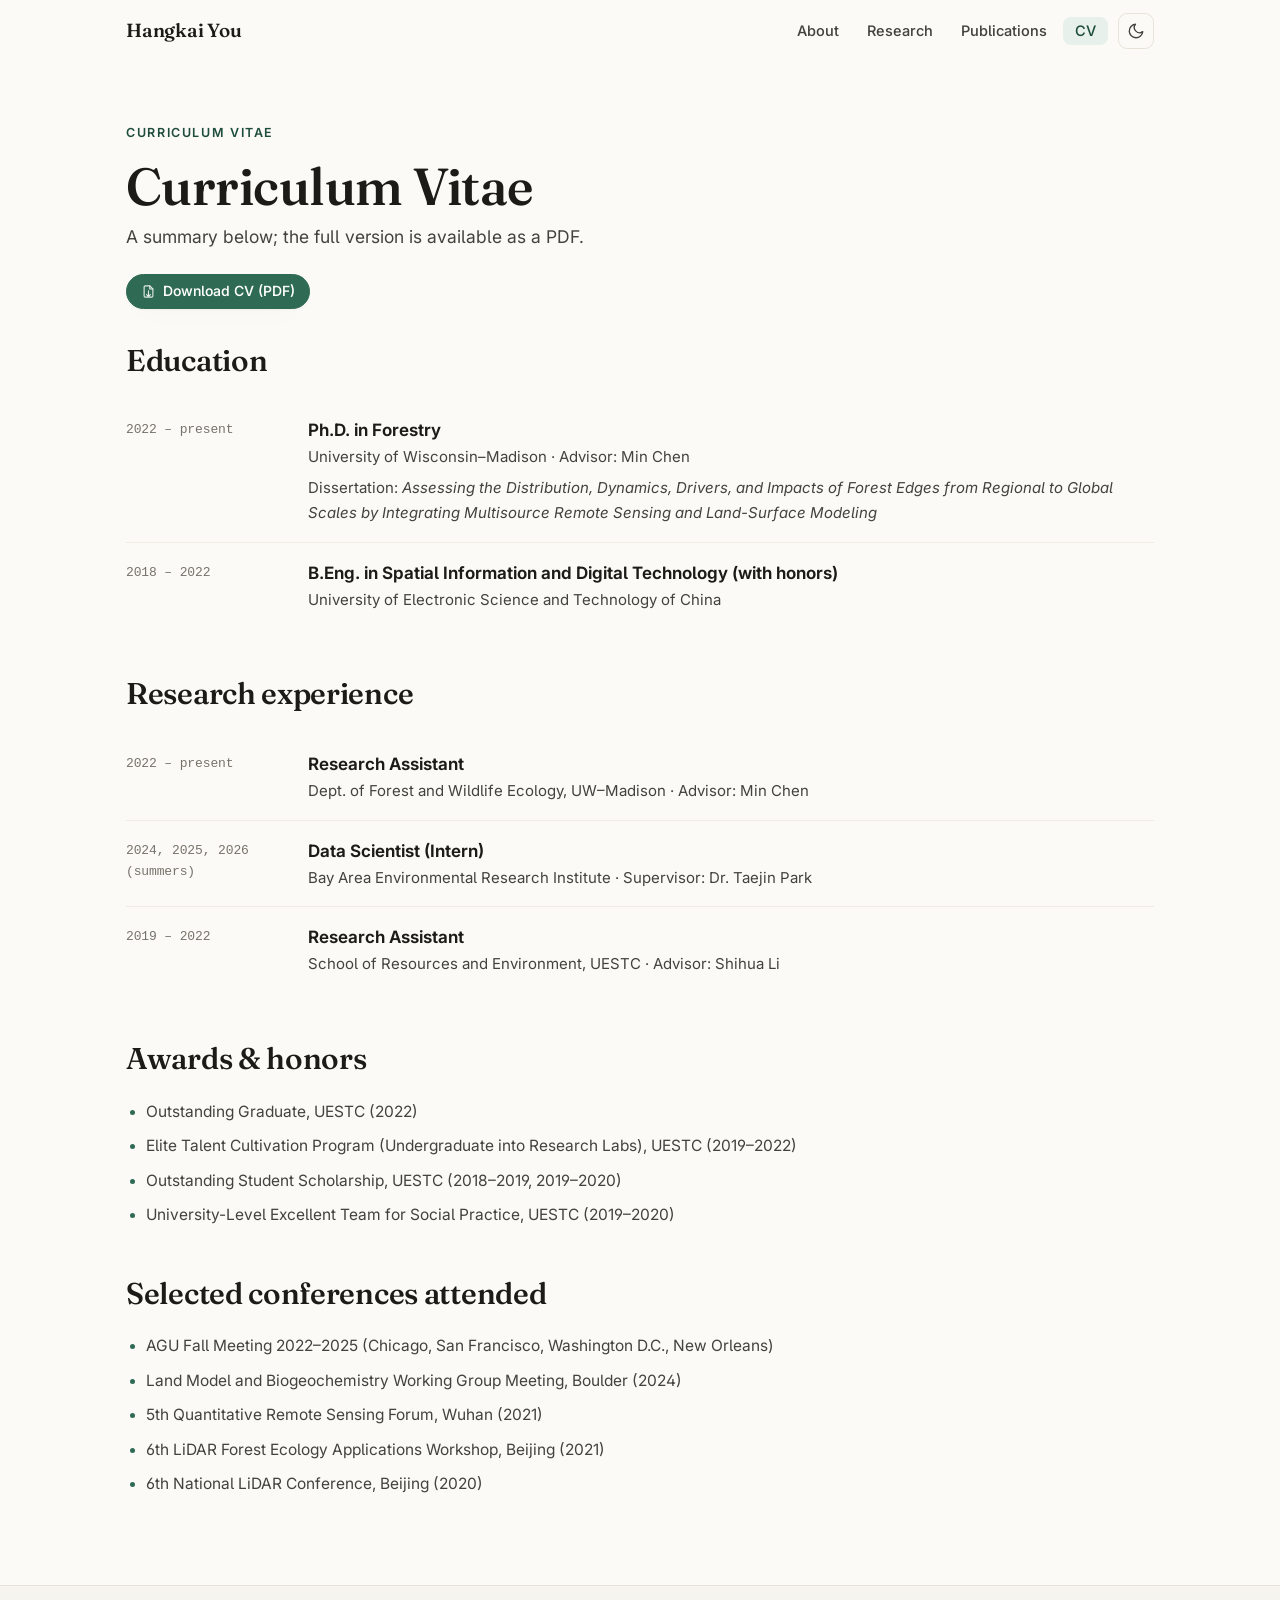
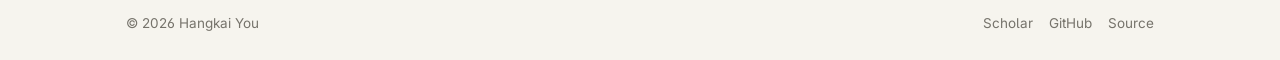
<file: cv.html>
<!doctype html>
<html lang="en" data-theme="light">
<head>
  <meta charset="utf-8">
  <meta name="viewport" content="width=device-width, initial-scale=1">
  <title>CV · Hangkai You</title>
  <meta name="description" content="Curriculum vitae of Hangkai You — PhD candidate in Forestry, University of Wisconsin–Madison.">
  <script>(function(){try{var t=localStorage.getItem('theme');if(!t)t=matchMedia('(prefers-color-scheme: dark)').matches?'dark':'light';document.documentElement.setAttribute('data-theme',t);}catch(e){}})();</script>
  <link rel="preconnect" href="https://fonts.googleapis.com">
  <link rel="preconnect" href="https://fonts.gstatic.com" crossorigin>
  <link href="https://fonts.googleapis.com/css2?family=Fraunces:ital,opsz,wght@0,9..144,400..600;1,9..144,400..560&family=Inter:wght@400..700&display=swap" rel="stylesheet">
  <link rel="stylesheet" href="/assets/css/main.css?v=3">
</head>
<body>

  <header class="site-header">
    <div class="wrap">
      <a class="brand" href="/">Hangkai You</a>
      <nav class="nav">
        <a href="/">About</a>
        <a href="/#research">Research</a>
        <a href="/publications.html">Publications</a>
        <a href="/cv.html" class="active">CV</a>
        <button class="theme-toggle" type="button" aria-label="Switch theme" title="Toggle light / dark">
          <svg class="icon-moon" viewBox="0 0 24 24" fill="none" stroke="currentColor" stroke-width="1.8" stroke-linecap="round" stroke-linejoin="round"><path d="M21 12.8A9 9 0 1 1 11.2 3a7 7 0 0 0 9.8 9.8z"/></svg>
          <svg class="icon-sun" viewBox="0 0 24 24" fill="none" stroke="currentColor" stroke-width="1.8" stroke-linecap="round" stroke-linejoin="round"><circle cx="12" cy="12" r="4.2"/><path d="M12 2v2.5M12 19.5V22M4.5 4.5l1.8 1.8M17.7 17.7l1.8 1.8M2 12h2.5M19.5 12H22M4.5 19.5l1.8-1.8M17.7 6.3l1.8-1.8"/></svg>
        </button>
      </nav>
    </div>
  </header>

  <main>
    <section class="hero" style="padding-bottom:18px">
      <div class="wrap">
        <p class="eyebrow reveal">Curriculum Vitae</p>
        <h1 class="reveal">Curriculum Vitae</h1>
        <p class="intro reveal">A summary below; the full version is available as a PDF.</p>
        <div class="linkrow reveal">
          <a class="btn btn--primary" href="/assets/files/Hangkai_You_CV.pdf">
            <svg viewBox="0 0 24 24" fill="none" stroke="currentColor" stroke-width="1.8" stroke-linecap="round" stroke-linejoin="round"><path d="M14 3H7a2 2 0 0 0-2 2v14a2 2 0 0 0 2 2h10a2 2 0 0 0 2-2V8z"/><path d="M14 3v5h5M9 17l3 3 3-3M12 11v9"/></svg>Download CV (PDF)</a>
        </div>
      </div>
    </section>

    <div class="wrap">

      <section class="section reveal">
        <div class="section-head"><h2>Education</h2></div>
        <ul class="timeline">
          <li class="entry">
            <div class="when">2022 – present</div>
            <div class="what"><strong>Ph.D. in Forestry</strong><span class="org">University of Wisconsin–Madison · Advisor: Min Chen</span><span class="org" style="margin-top:6px">Dissertation: <em>Assessing the Distribution, Dynamics, Drivers, and Impacts of Forest Edges from Regional to Global Scales by Integrating Multisource Remote Sensing and Land-Surface Modeling</em></span></div>
          </li>
          <li class="entry">
            <div class="when">2018 – 2022</div>
            <div class="what"><strong>B.Eng. in Spatial Information and Digital Technology (with honors)</strong><span class="org">University of Electronic Science and Technology of China</span></div>
          </li>
        </ul>
      </section>

      <section class="section reveal">
        <div class="section-head"><h2>Research experience</h2></div>
        <ul class="timeline">
          <li class="entry">
            <div class="when">2022 – present</div>
            <div class="what"><strong>Research Assistant</strong><span class="org">Dept. of Forest and Wildlife Ecology, UW–Madison · Advisor: Min Chen</span></div>
          </li>
          <li class="entry">
            <div class="when">2024, 2025, 2026 (summers)</div>
            <div class="what"><strong>Data Scientist (Intern)</strong><span class="org">Bay Area Environmental Research Institute · Supervisor: Dr. Taejin Park</span></div>
          </li>
          <li class="entry">
            <div class="when">2019 – 2022</div>
            <div class="what"><strong>Research Assistant</strong><span class="org">School of Resources and Environment, UESTC · Advisor: Shihua Li</span></div>
          </li>
        </ul>
      </section>

      <section class="section reveal">
        <div class="section-head"><h2>Awards &amp; honors</h2></div>
        <ul class="bullets">
          <li>Outstanding Graduate, UESTC (2022)</li>
          <li>Elite Talent Cultivation Program (Undergraduate into Research Labs), UESTC (2019–2022)</li>
          <li>Outstanding Student Scholarship, UESTC (2018–2019, 2019–2020)</li>
          <li>University-Level Excellent Team for Social Practice, UESTC (2019–2020)</li>
        </ul>
      </section>

      <section class="section reveal">
        <div class="section-head"><h2>Selected conferences attended</h2></div>
        <ul class="bullets">
          <li>AGU Fall Meeting 2022–2025 (Chicago, San Francisco, Washington D.C., New Orleans)</li>
          <li>Land Model and Biogeochemistry Working Group Meeting, Boulder (2024)</li>
          <li>5th Quantitative Remote Sensing Forum, Wuhan (2021)</li>
          <li>6th LiDAR Forest Ecology Applications Workshop, Beijing (2021)</li>
          <li>6th National LiDAR Conference, Beijing (2020)</li>
        </ul>
      </section>

    </div>
  </main>

  <footer class="site-footer">
    <div class="wrap">
      <div>© <span id="year">2026</span> Hangkai You</div>
      <div class="foot-links">
        <a href="https://scholar.google.com/citations?user=zOLpygsAAAAJ&amp;hl=en">Scholar</a>
        <a href="https://github.com/youhangkai">GitHub</a>
        <a href="https://github.com/youhangkai/youhangkai.github.io">Source</a>
      </div>
    </div>
  </footer>

  <script>document.getElementById('year').textContent=new Date().getFullYear();</script>
  <script src="/assets/js/main.js?v=3" defer></script>
</body>
</html>
</file>
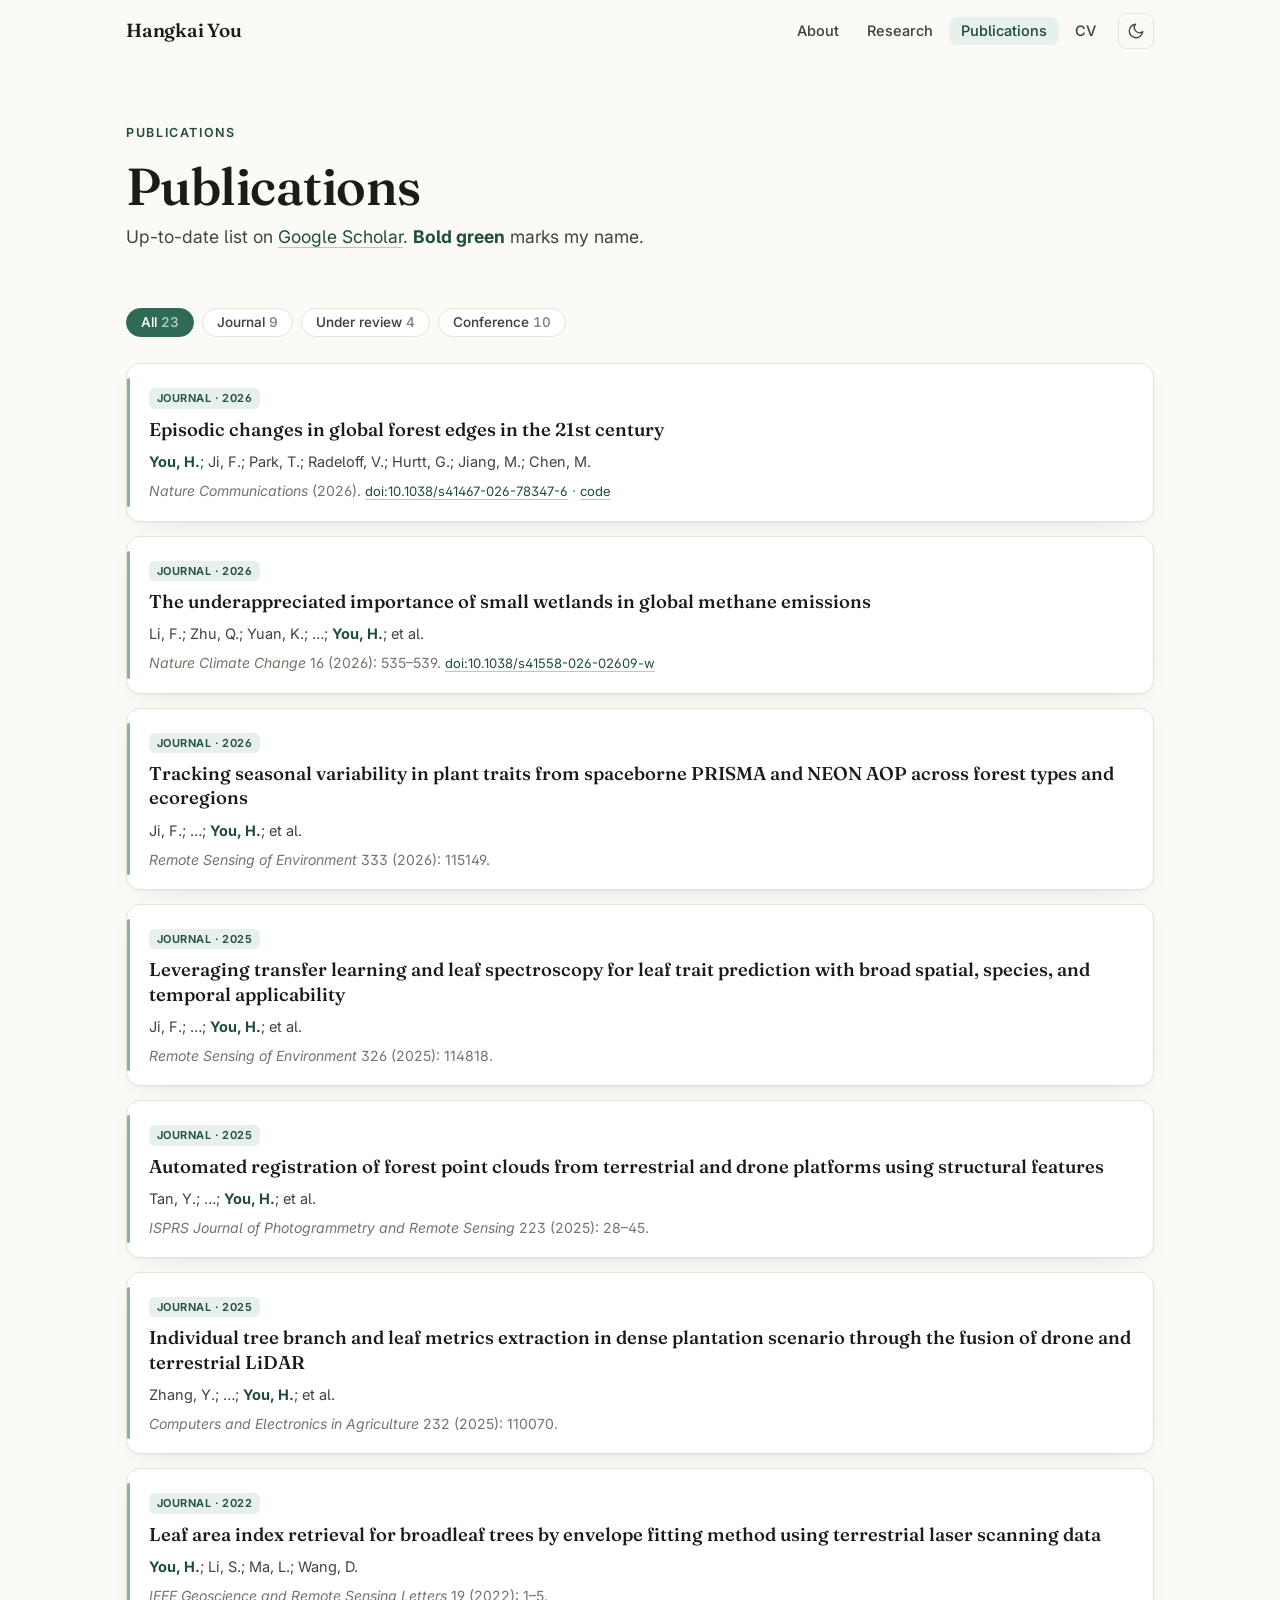
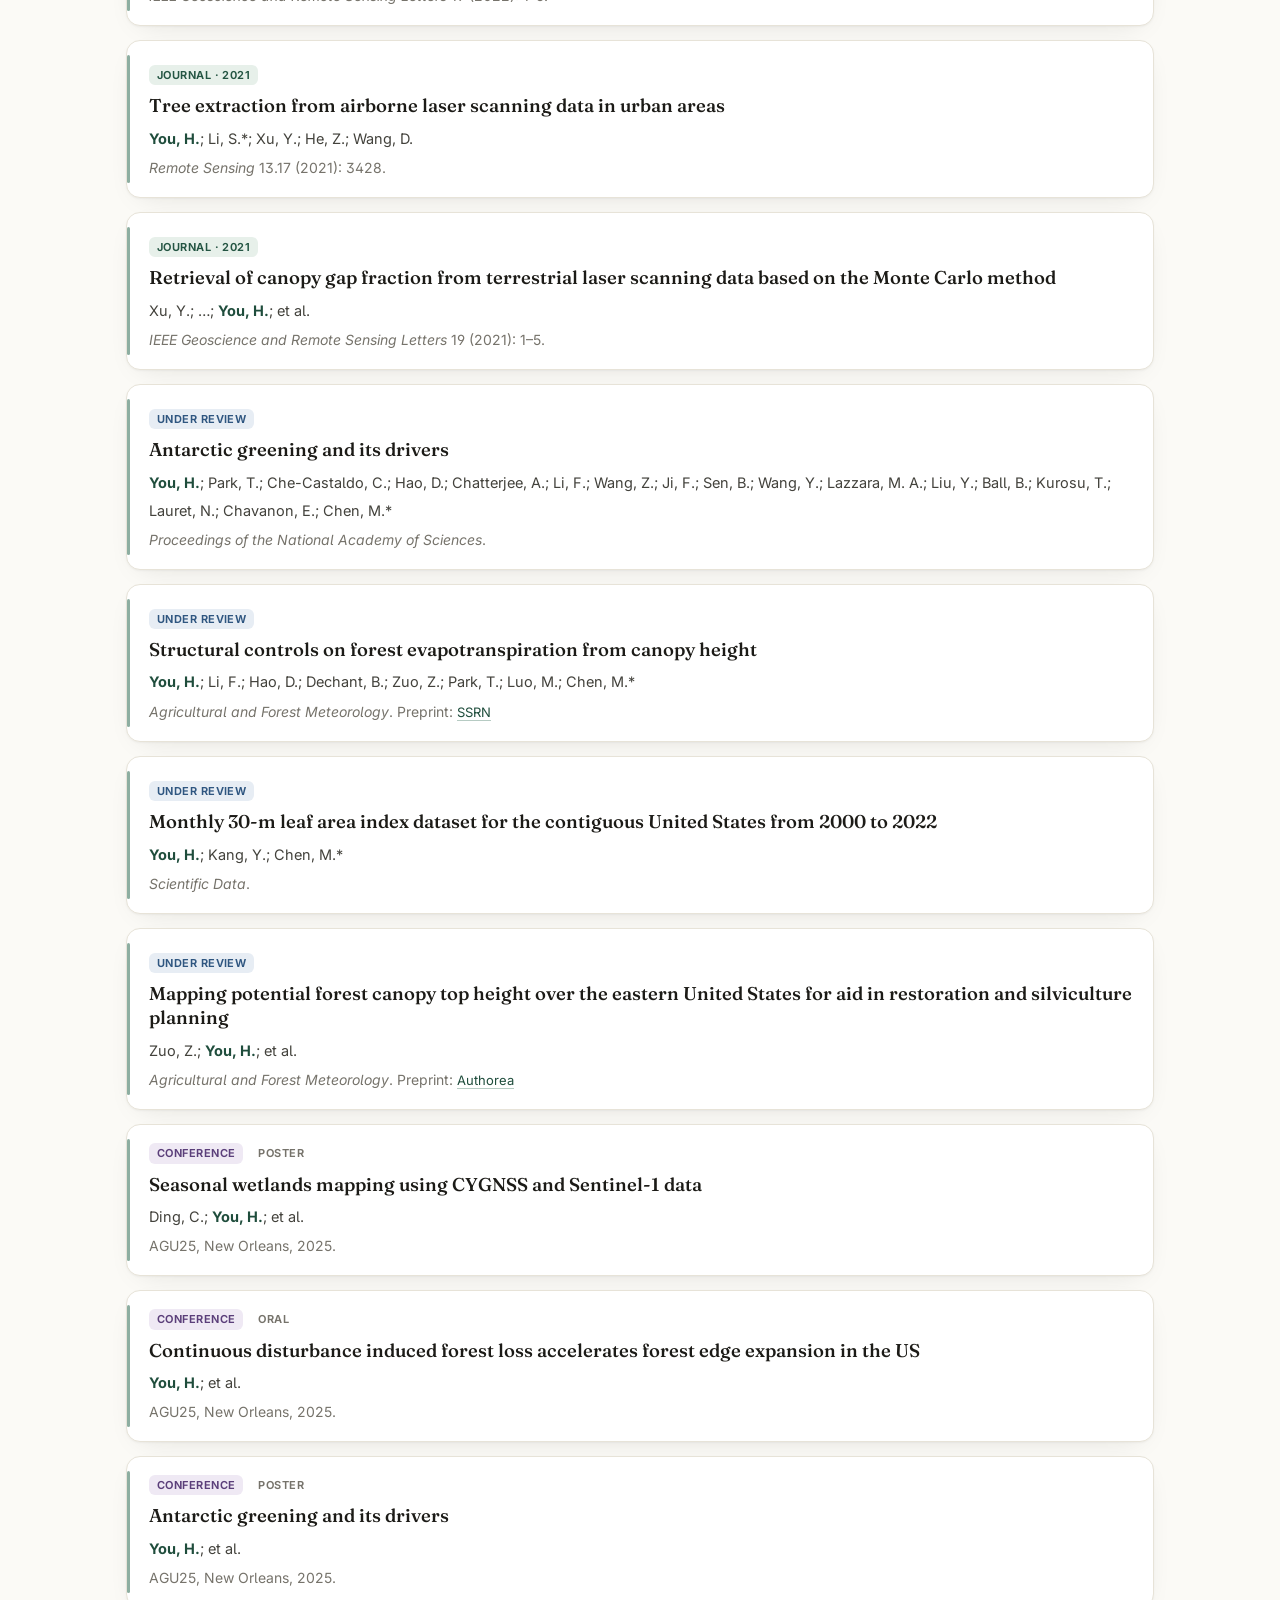
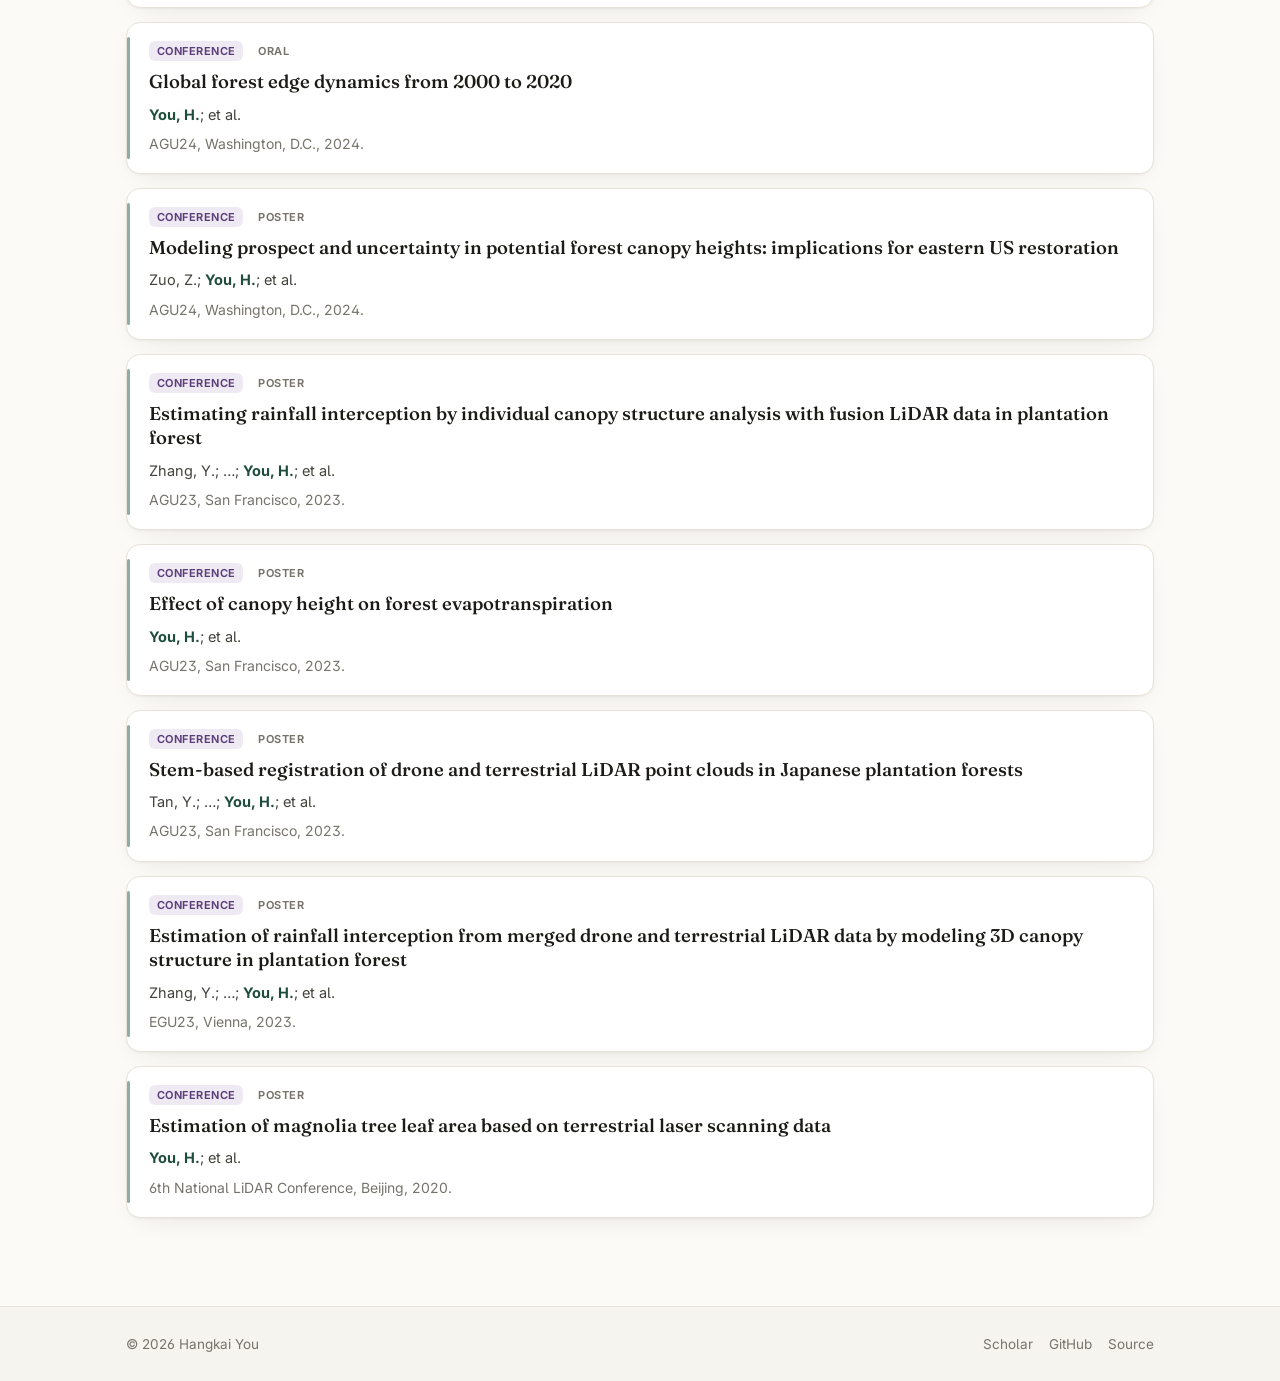
<file: publications.html>
<!doctype html>
<html lang="en" data-theme="light">
<head>
  <meta charset="utf-8">
  <meta name="viewport" content="width=device-width, initial-scale=1">
  <title>Publications · Hangkai You</title>
  <meta name="description" content="Publications by Hangkai You — forest structure, LiDAR, remote sensing, and land surface modeling.">
  <script>(function(){try{var t=localStorage.getItem('theme');if(!t)t=matchMedia('(prefers-color-scheme: dark)').matches?'dark':'light';document.documentElement.setAttribute('data-theme',t);}catch(e){}})();</script>
  <link rel="preconnect" href="https://fonts.googleapis.com">
  <link rel="preconnect" href="https://fonts.gstatic.com" crossorigin>
  <link href="https://fonts.googleapis.com/css2?family=Fraunces:ital,opsz,wght@0,9..144,400..600;1,9..144,400..560&family=Inter:wght@400..700&display=swap" rel="stylesheet">
  <link rel="stylesheet" href="/assets/css/main.css?v=3">
</head>
<body>

  <header class="site-header">
    <div class="wrap">
      <a class="brand" href="/">Hangkai You</a>
      <nav class="nav">
        <a href="/">About</a>
        <a href="/#research">Research</a>
        <a href="/publications.html" class="active">Publications</a>
        <a href="/cv.html">CV</a>
        <button class="theme-toggle" type="button" aria-label="Switch theme" title="Toggle light / dark">
          <svg class="icon-moon" viewBox="0 0 24 24" fill="none" stroke="currentColor" stroke-width="1.8" stroke-linecap="round" stroke-linejoin="round"><path d="M21 12.8A9 9 0 1 1 11.2 3a7 7 0 0 0 9.8 9.8z"/></svg>
          <svg class="icon-sun" viewBox="0 0 24 24" fill="none" stroke="currentColor" stroke-width="1.8" stroke-linecap="round" stroke-linejoin="round"><circle cx="12" cy="12" r="4.2"/><path d="M12 2v2.5M12 19.5V22M4.5 4.5l1.8 1.8M17.7 17.7l1.8 1.8M2 12h2.5M19.5 12H22M4.5 19.5l1.8-1.8M17.7 6.3l1.8-1.8"/></svg>
        </button>
      </nav>
    </div>
  </header>

  <main>
    <section class="hero" style="padding-bottom:18px">
      <div class="wrap">
        <p class="eyebrow reveal">Publications</p>
        <h1 class="reveal">Publications</h1>
        <p class="intro reveal">Up-to-date list on
          <a href="https://scholar.google.com/citations?user=zOLpygsAAAAJ&amp;hl=en">Google Scholar</a>.
          <span class="pub-you">Bold green</span> marks my name.</p>
      </div>
    </section>

    <div class="wrap">
      <section class="section reveal">
        <div class="filters" role="group" aria-label="Filter publications">
          <button class="filter" type="button" data-filter="all" aria-pressed="true">All <span class="count"></span></button>
          <button class="filter" type="button" data-filter="journal" aria-pressed="false">Journal <span class="count"></span></button>
          <button class="filter" type="button" data-filter="press" aria-pressed="false">In press <span class="count"></span></button>
          <button class="filter" type="button" data-filter="review" aria-pressed="false">Under review <span class="count"></span></button>
          <button class="filter" type="button" data-filter="conf" aria-pressed="false">Conference <span class="count"></span></button>
        </div>

        <ul class="pub-list">

          <li class="pub" data-type="journal">
            <span class="tag tag--journal">Journal · 2026</span>
            <span class="pub-title">Episodic changes in global forest edges in the 21st century</span>
            <span class="pub-authors"><span class="pub-you">You, H.</span>; Ji, F.; Park, T.; Radeloff, V.; Hurtt, G.; Jiang, M.; Chen, M.</span>
            <span class="pub-venue"><em>Nature Communications</em> (2026). <a href="https://doi.org/10.1038/s41467-026-78347-6">doi:10.1038/s41467-026-78347-6</a> · <a href="https://github.com/youhangkai/Global_forest_edge_dynamics">code</a></span>
          </li>
          <li class="pub" data-type="journal">
            <span class="tag tag--journal">Journal · 2026</span>
            <span class="pub-title">The underappreciated importance of small wetlands in global methane emissions</span>
            <span class="pub-authors">Li, F.; Zhu, Q.; Yuan, K.; …; <span class="pub-you">You, H.</span>; et al.</span>
            <span class="pub-venue"><em>Nature Climate Change</em> 16 (2026): 535–539. <a href="https://doi.org/10.1038/s41558-026-02609-w">doi:10.1038/s41558-026-02609-w</a></span>
          </li>
          <li class="pub" data-type="journal">
            <span class="tag tag--journal">Journal · 2026</span>
            <span class="pub-title">Tracking seasonal variability in plant traits from spaceborne PRISMA and NEON AOP across forest types and ecoregions</span>
            <span class="pub-authors">Ji, F.; …; <span class="pub-you">You, H.</span>; et al.</span>
            <span class="pub-venue"><em>Remote Sensing of Environment</em> 333 (2026): 115149.</span>
          </li>
          <li class="pub" data-type="journal">
            <span class="tag tag--journal">Journal · 2025</span>
            <span class="pub-title">Leveraging transfer learning and leaf spectroscopy for leaf trait prediction with broad spatial, species, and temporal applicability</span>
            <span class="pub-authors">Ji, F.; …; <span class="pub-you">You, H.</span>; et al.</span>
            <span class="pub-venue"><em>Remote Sensing of Environment</em> 326 (2025): 114818.</span>
          </li>
          <li class="pub" data-type="journal">
            <span class="tag tag--journal">Journal · 2025</span>
            <span class="pub-title">Automated registration of forest point clouds from terrestrial and drone platforms using structural features</span>
            <span class="pub-authors">Tan, Y.; …; <span class="pub-you">You, H.</span>; et al.</span>
            <span class="pub-venue"><em>ISPRS Journal of Photogrammetry and Remote Sensing</em> 223 (2025): 28–45.</span>
          </li>
          <li class="pub" data-type="journal">
            <span class="tag tag--journal">Journal · 2025</span>
            <span class="pub-title">Individual tree branch and leaf metrics extraction in dense plantation scenario through the fusion of drone and terrestrial LiDAR</span>
            <span class="pub-authors">Zhang, Y.; …; <span class="pub-you">You, H.</span>; et al.</span>
            <span class="pub-venue"><em>Computers and Electronics in Agriculture</em> 232 (2025): 110070.</span>
          </li>
          <li class="pub" data-type="journal">
            <span class="tag tag--journal">Journal · 2022</span>
            <span class="pub-title">Leaf area index retrieval for broadleaf trees by envelope fitting method using terrestrial laser scanning data</span>
            <span class="pub-authors"><span class="pub-you">You, H.</span>; Li, S.; Ma, L.; Wang, D.</span>
            <span class="pub-venue"><em>IEEE Geoscience and Remote Sensing Letters</em> 19 (2022): 1–5.</span>
          </li>
          <li class="pub" data-type="journal">
            <span class="tag tag--journal">Journal · 2021</span>
            <span class="pub-title">Tree extraction from airborne laser scanning data in urban areas</span>
            <span class="pub-authors"><span class="pub-you">You, H.</span>; Li, S.*; Xu, Y.; He, Z.; Wang, D.</span>
            <span class="pub-venue"><em>Remote Sensing</em> 13.17 (2021): 3428.</span>
          </li>
          <li class="pub" data-type="journal">
            <span class="tag tag--journal">Journal · 2021</span>
            <span class="pub-title">Retrieval of canopy gap fraction from terrestrial laser scanning data based on the Monte Carlo method</span>
            <span class="pub-authors">Xu, Y.; …; <span class="pub-you">You, H.</span>; et al.</span>
            <span class="pub-venue"><em>IEEE Geoscience and Remote Sensing Letters</em> 19 (2021): 1–5.</span>
          </li>

          <li class="pub" data-type="review">
            <span class="tag tag--review">Under review</span>
            <span class="pub-title">Antarctic greening and its drivers</span>
            <span class="pub-authors"><span class="pub-you">You, H.</span>; Park, T.; Che-Castaldo, C.; Hao, D.; Chatterjee, A.; Li, F.; Wang, Z.; Ji, F.; Sen, B.; Wang, Y.; Lazzara, M. A.; Liu, Y.; Ball, B.; Kurosu, T.; Lauret, N.; Chavanon, E.; Chen, M.*</span>
            <span class="pub-venue"><em>Proceedings of the National Academy of Sciences</em>.</span>
          </li>
          <li class="pub" data-type="review">
            <span class="tag tag--review">Under review</span>
            <span class="pub-title">Structural controls on forest evapotranspiration from canopy height</span>
            <span class="pub-authors"><span class="pub-you">You, H.</span>; Li, F.; Hao, D.; Dechant, B.; Zuo, Z.; Park, T.; Luo, M.; Chen, M.*</span>
            <span class="pub-venue"><em>Agricultural and Forest Meteorology</em>. Preprint: <a href="https://doi.org/10.2139/ssrn.7199398">SSRN</a></span>
          </li>
          <li class="pub" data-type="review">
            <span class="tag tag--review">Under review</span>
            <span class="pub-title">Monthly 30-m leaf area index dataset for the contiguous United States from 2000 to 2022</span>
            <span class="pub-authors"><span class="pub-you">You, H.</span>; Kang, Y.; Chen, M.*</span>
            <span class="pub-venue"><em>Scientific Data</em>.</span>
          </li>
          <li class="pub" data-type="review">
            <span class="tag tag--review">Under review</span>
            <span class="pub-title">Mapping potential forest canopy top height over the eastern United States for aid in restoration and silviculture planning</span>
            <span class="pub-authors">Zuo, Z.; <span class="pub-you">You, H.</span>; et al.</span>
            <span class="pub-venue"><em>Agricultural and Forest Meteorology</em>. Preprint: <a href="https://doi.org/10.22541/au.176281856.64381389/v2">Authorea</a></span>
          </li>

          <li class="pub" data-type="conf">
            <span class="tag-row"><span class="tag tag--conf">Conference</span><span class="tag tag--journal" style="background:transparent;color:var(--muted)">Poster</span></span>
            <span class="pub-title">Seasonal wetlands mapping using CYGNSS and Sentinel-1 data</span>
            <span class="pub-authors">Ding, C.; <span class="pub-you">You, H.</span>; et al.</span>
            <span class="pub-venue">AGU25, New Orleans, 2025.</span>
          </li>
          <li class="pub" data-type="conf">
            <span class="tag-row"><span class="tag tag--conf">Conference</span><span class="tag tag--journal" style="background:transparent;color:var(--muted)">Oral</span></span>
            <span class="pub-title">Continuous disturbance induced forest loss accelerates forest edge expansion in the US</span>
            <span class="pub-authors"><span class="pub-you">You, H.</span>; et al.</span>
            <span class="pub-venue">AGU25, New Orleans, 2025.</span>
          </li>
          <li class="pub" data-type="conf">
            <span class="tag-row"><span class="tag tag--conf">Conference</span><span class="tag tag--journal" style="background:transparent;color:var(--muted)">Poster</span></span>
            <span class="pub-title">Antarctic greening and its drivers</span>
            <span class="pub-authors"><span class="pub-you">You, H.</span>; et al.</span>
            <span class="pub-venue">AGU25, New Orleans, 2025.</span>
          </li>
          <li class="pub" data-type="conf">
            <span class="tag-row"><span class="tag tag--conf">Conference</span><span class="tag tag--journal" style="background:transparent;color:var(--muted)">Oral</span></span>
            <span class="pub-title">Global forest edge dynamics from 2000 to 2020</span>
            <span class="pub-authors"><span class="pub-you">You, H.</span>; et al.</span>
            <span class="pub-venue">AGU24, Washington, D.C., 2024.</span>
          </li>
          <li class="pub" data-type="conf">
            <span class="tag-row"><span class="tag tag--conf">Conference</span><span class="tag tag--journal" style="background:transparent;color:var(--muted)">Poster</span></span>
            <span class="pub-title">Modeling prospect and uncertainty in potential forest canopy heights: implications for eastern US restoration</span>
            <span class="pub-authors">Zuo, Z.; <span class="pub-you">You, H.</span>; et al.</span>
            <span class="pub-venue">AGU24, Washington, D.C., 2024.</span>
          </li>
          <li class="pub" data-type="conf">
            <span class="tag-row"><span class="tag tag--conf">Conference</span><span class="tag tag--journal" style="background:transparent;color:var(--muted)">Poster</span></span>
            <span class="pub-title">Estimating rainfall interception by individual canopy structure analysis with fusion LiDAR data in plantation forest</span>
            <span class="pub-authors">Zhang, Y.; …; <span class="pub-you">You, H.</span>; et al.</span>
            <span class="pub-venue">AGU23, San Francisco, 2023.</span>
          </li>
          <li class="pub" data-type="conf">
            <span class="tag-row"><span class="tag tag--conf">Conference</span><span class="tag tag--journal" style="background:transparent;color:var(--muted)">Poster</span></span>
            <span class="pub-title">Effect of canopy height on forest evapotranspiration</span>
            <span class="pub-authors"><span class="pub-you">You, H.</span>; et al.</span>
            <span class="pub-venue">AGU23, San Francisco, 2023.</span>
          </li>
          <li class="pub" data-type="conf">
            <span class="tag-row"><span class="tag tag--conf">Conference</span><span class="tag tag--journal" style="background:transparent;color:var(--muted)">Poster</span></span>
            <span class="pub-title">Stem-based registration of drone and terrestrial LiDAR point clouds in Japanese plantation forests</span>
            <span class="pub-authors">Tan, Y.; …; <span class="pub-you">You, H.</span>; et al.</span>
            <span class="pub-venue">AGU23, San Francisco, 2023.</span>
          </li>
          <li class="pub" data-type="conf">
            <span class="tag-row"><span class="tag tag--conf">Conference</span><span class="tag tag--journal" style="background:transparent;color:var(--muted)">Poster</span></span>
            <span class="pub-title">Estimation of rainfall interception from merged drone and terrestrial LiDAR data by modeling 3D canopy structure in plantation forest</span>
            <span class="pub-authors">Zhang, Y.; …; <span class="pub-you">You, H.</span>; et al.</span>
            <span class="pub-venue">EGU23, Vienna, 2023.</span>
          </li>
          <li class="pub" data-type="conf">
            <span class="tag-row"><span class="tag tag--conf">Conference</span><span class="tag tag--journal" style="background:transparent;color:var(--muted)">Poster</span></span>
            <span class="pub-title">Estimation of magnolia tree leaf area based on terrestrial laser scanning data</span>
            <span class="pub-authors"><span class="pub-you">You, H.</span>; et al.</span>
            <span class="pub-venue">6th National LiDAR Conference, Beijing, 2020.</span>
          </li>

        </ul>
        <p class="empty-note">No publications in this category.</p>
      </section>
    </div>
  </main>

  <footer class="site-footer">
    <div class="wrap">
      <div>© <span id="year">2026</span> Hangkai You</div>
      <div class="foot-links">
        <a href="https://scholar.google.com/citations?user=zOLpygsAAAAJ&amp;hl=en">Scholar</a>
        <a href="https://github.com/youhangkai">GitHub</a>
        <a href="https://github.com/youhangkai/youhangkai.github.io">Source</a>
      </div>
    </div>
  </footer>

  <script>document.getElementById('year').textContent=new Date().getFullYear();</script>
  <script src="/assets/js/main.js?v=3" defer></script>
</body>
</html>
</file>
<file: assets/css/main.css>
/* ==========================================================================
   Hangkai You — personal site
   Editorial layout: serif display (Fraunces) + sans UI/body (Inter),
   forest-green accent, light/dark themes, card-based content.
   ========================================================================== */

:root {
  color-scheme: light;

  /* palette — light */
  --bg:        #fbfaf6;
  --bg-grad:   #f2efe6;
  --surface:   #ffffff;
  --surface-2: #f6f4ee;
  --ink:       #1c1b17;
  --ink-soft:  #43423c;
  --muted:     #76736b;
  --rule:      #e7e3d8;
  --rule-soft: #efece3;

  --accent:        #2f6b54;   /* forest green */
  --accent-strong: #245543;
  --accent-tint:   #e7f0ea;
  --accent-ink:    #1f4d3c;

  /* venue tag hues */
  --tag-journal-bg: #e7f0ea;  --tag-journal-fg: #245543;
  --tag-press-bg:   #fbedd6;  --tag-press-fg:   #8a5a14;
  --tag-review-bg:  #e7edf4;  --tag-review-fg:  #2f5680;
  --tag-conf-bg:    #efe9f4;  --tag-conf-fg:    #5b3f7a;

  --maxw: 1080px;
  --readw: 720px;
  --radius: 14px;
  --radius-sm: 9px;
  --shadow: 0 1px 2px rgba(28,27,23,.04), 0 8px 28px -16px rgba(28,27,23,.18);
  --shadow-hover: 0 2px 4px rgba(28,27,23,.05), 0 18px 40px -20px rgba(28,27,23,.28);

  --font-display: "Fraunces", "Iowan Old Style", Georgia, "Times New Roman", serif;
  --font-sans: "Inter", -apple-system, BlinkMacSystemFont, "Segoe UI", Roboto, Helvetica, Arial, sans-serif;
  --font-mono: "SF Mono", ui-monospace, Menlo, Consolas, "Liberation Mono", monospace;

  --ease: cubic-bezier(.22, .61, .36, 1);
}

html[data-theme="dark"] {
  color-scheme: dark;
  --bg:        #101312;
  --bg-grad:   #161b18;
  --surface:   #181d1a;
  --surface-2: #1f251f;
  --ink:       #ecebe3;
  --ink-soft:  #c4c3b8;
  --muted:     #8f8f84;
  --rule:      #2a312c;
  --rule-soft: #232a25;

  --accent:        #6fc09c;
  --accent-strong: #8fd0b3;
  --accent-tint:   #1c2a24;
  --accent-ink:    #a7dcc4;

  --tag-journal-bg:#1c2a24; --tag-journal-fg:#8fd0b3;
  --tag-press-bg:  #2e2718; --tag-press-fg:  #e0b46b;
  --tag-review-bg: #1b2530; --tag-review-fg: #8fb6e0;
  --tag-conf-bg:   #261f30; --tag-conf-fg:   #bda3df;

  --shadow: 0 1px 2px rgba(0,0,0,.4), 0 10px 30px -18px rgba(0,0,0,.7);
  --shadow-hover: 0 2px 4px rgba(0,0,0,.5), 0 20px 44px -20px rgba(0,0,0,.8);
}

* { box-sizing: border-box; }

html, body { margin: 0; padding: 0; }

body {
  background: var(--bg);
  color: var(--ink);
  font-family: var(--font-sans);
  font-size: 17px;
  line-height: 1.65;
  -webkit-font-smoothing: antialiased;
  text-rendering: optimizeLegibility;
  font-feature-settings: "cv05" 1, "ss01" 1;
  transition: background-color .3s var(--ease), color .3s var(--ease);
}

a {
  color: var(--accent-ink);
  text-decoration: none;
  border-bottom: 1px solid color-mix(in srgb, var(--accent) 35%, transparent);
  transition: color .15s var(--ease), border-color .15s var(--ease);
}
a:hover { color: var(--accent-strong); border-bottom-color: var(--accent); }

::selection { background: color-mix(in srgb, var(--accent) 24%, transparent); }

/* ---- layout shells ---- */
.wrap     { max-width: var(--maxw); margin: 0 auto; padding: 0 26px; }
.section  { padding: 16px 0 8px; }
.section + .section { padding-top: 40px; }
.readable { max-width: var(--readw); }

/* ---- typography ---- */
h1, h2, h3 { font-family: var(--font-display); font-weight: 560; line-height: 1.18; color: var(--ink); letter-spacing: -0.01em; }
h1 { font-size: clamp(34px, 5vw, 52px); margin: 0 0 10px; font-optical-sizing: auto; }
h2 { font-size: clamp(24px, 3vw, 30px); margin: 0 0 18px; }
h3 { font-size: 18px; font-family: var(--font-sans); font-weight: 650; letter-spacing: -0.005em; margin: 0 0 6px; }
p  { margin: 0 0 16px; }

.eyebrow {
  font-family: var(--font-sans);
  font-size: 12.5px;
  font-weight: 600;
  letter-spacing: 0.13em;
  text-transform: uppercase;
  color: var(--accent-ink);
  margin: 0 0 14px;
}
.section-head { display: flex; align-items: baseline; justify-content: space-between; gap: 16px; flex-wrap: wrap; margin-bottom: 22px; }
.section-head h2 { margin: 0; }
.section-head .more { font-family: var(--font-sans); font-size: 14px; font-weight: 550; border: none; }
.lede { color: var(--ink-soft); font-size: 18px; }

/* ==========================================================================
   Header / nav
   ========================================================================== */
.site-header {
  position: sticky; top: 0; z-index: 50;
  background: color-mix(in srgb, var(--bg) 86%, transparent);
  backdrop-filter: saturate(1.4) blur(10px);
  -webkit-backdrop-filter: saturate(1.4) blur(10px);
  border-bottom: 1px solid transparent;
  transition: border-color .25s var(--ease), background-color .3s var(--ease);
}
.site-header.scrolled { border-bottom-color: var(--rule); }
.site-header .wrap { display: flex; align-items: center; justify-content: space-between; height: 62px; gap: 14px; }

.brand { font-family: var(--font-display); font-weight: 580; font-size: 19px; letter-spacing: -0.01em; color: var(--ink); border: none; }
.brand:hover { color: var(--accent-ink); }

.nav { display: flex; align-items: center; gap: 4px; }
.nav a {
  font-size: 14.5px; font-weight: 520; color: var(--ink-soft);
  padding: 7px 12px; border-radius: 8px; border: none; line-height: 1;
}
.nav a:hover { color: var(--ink); background: var(--surface-2); }
.nav a.active { color: var(--accent-ink); background: var(--accent-tint); }

.theme-toggle {
  margin-left: 6px;
  display: inline-flex; align-items: center; justify-content: center;
  width: 36px; height: 36px; border-radius: 9px;
  background: transparent; border: 1px solid var(--rule);
  color: var(--ink-soft); cursor: pointer;
  transition: background-color .2s var(--ease), color .2s var(--ease), border-color .2s var(--ease);
}
.theme-toggle:hover { color: var(--ink); border-color: var(--muted); background: var(--surface-2); }
.theme-toggle svg { width: 18px; height: 18px; }
.theme-toggle .icon-sun  { display: none; }
.theme-toggle .icon-moon { display: block; }
html[data-theme="dark"] .theme-toggle .icon-sun  { display: block; }
html[data-theme="dark"] .theme-toggle .icon-moon { display: none; }

/* ==========================================================================
   Hero
   ========================================================================== */
.hero {
  position: relative;
  padding: 60px 0 36px;
  overflow: hidden;
}
.hero::before {
  content: ""; position: absolute; inset: -40% -10% auto -10%; height: 80%;
  background:
    radial-gradient(60% 70% at 18% 0%, color-mix(in srgb, var(--accent) 16%, transparent), transparent 70%),
    radial-gradient(50% 60% at 92% 8%, color-mix(in srgb, var(--accent) 10%, transparent), transparent 70%);
  z-index: -1; pointer-events: none;
}
.hero-grid {
  display: grid; grid-template-columns: 1fr 220px; gap: 48px; align-items: center;
}
.hero .eyebrow { margin-bottom: 12px; }
.hero h1 { margin-bottom: 6px; }
.hero .role { font-family: var(--font-display); font-size: clamp(19px, 2.4vw, 23px); color: var(--accent-ink); font-style: italic; margin: 0 0 16px; }
.hero .intro { color: var(--ink-soft); font-size: 17.5px; max-width: 54ch; }
.hero .affil { color: var(--muted); font-size: 15px; margin-top: -4px; }

.portrait {
  width: 220px; height: 268px; object-fit: cover;
  border-radius: var(--radius); background: var(--surface-2);
  border: 1px solid var(--rule); box-shadow: var(--shadow);
}

/* link buttons */
.linkrow { display: flex; flex-wrap: wrap; gap: 9px; margin-top: 22px; }
.btn {
  display: inline-flex; align-items: center; gap: 7px;
  font-family: var(--font-sans); font-size: 14px; font-weight: 540; line-height: 1;
  padding: 9px 14px; border-radius: 999px;
  border: 1px solid var(--rule); background: var(--surface); color: var(--ink-soft);
  box-shadow: var(--shadow);
  transition: transform .15s var(--ease), border-color .15s var(--ease), color .15s var(--ease), box-shadow .2s var(--ease);
}
.btn:hover { color: var(--accent-ink); border-color: color-mix(in srgb, var(--accent) 45%, var(--rule)); transform: translateY(-2px); box-shadow: var(--shadow-hover); }
.btn svg { width: 15px; height: 15px; opacity: .85; }
.btn--primary { background: var(--accent); color: #fff; border-color: var(--accent); }
.btn--primary:hover { background: var(--accent-strong); color: #fff; border-color: var(--accent-strong); }
html[data-theme="dark"] .btn--primary { color: #0c130f; }

/* ==========================================================================
   Cards & grids
   ========================================================================== */
.card-grid { display: grid; gap: 18px; }
.cols-3 { grid-template-columns: repeat(3, 1fr); }
.cols-2 { grid-template-columns: repeat(2, 1fr); }

.card {
  background: var(--surface); border: 1px solid var(--rule);
  border-radius: var(--radius); padding: 22px 22px 20px;
  box-shadow: var(--shadow);
  transition: transform .18s var(--ease), box-shadow .22s var(--ease), border-color .18s var(--ease);
}
.card:hover { transform: translateY(-3px); box-shadow: var(--shadow-hover); border-color: color-mix(in srgb, var(--accent) 22%, var(--rule)); }
.card .card-icon {
  width: 38px; height: 38px; border-radius: 10px; margin-bottom: 14px;
  display: inline-flex; align-items: center; justify-content: center;
  background: var(--accent-tint); color: var(--accent-ink);
}
.card .card-icon svg { width: 21px; height: 21px; }
.card p { font-size: 14.5px; color: var(--ink-soft); margin: 0; line-height: 1.55; }

/* topic chips */
.chips { display: flex; flex-wrap: wrap; gap: 6px; margin-top: 14px; }
.chip {
  font-size: 12px; font-weight: 520; color: var(--muted);
  padding: 3px 9px; border-radius: 999px; background: var(--surface-2);
  border: 1px solid var(--rule-soft);
}

/* code repo list */
.repo-list { list-style: none; padding: 0; margin: 0; display: grid; gap: 12px; }
.repo-item {
  display: flex; gap: 14px; align-items: flex-start;
  background: var(--surface); border: 1px solid var(--rule); border-radius: var(--radius-sm);
  padding: 15px 18px; box-shadow: var(--shadow);
  transition: transform .16s var(--ease), box-shadow .2s var(--ease), border-color .16s var(--ease);
}
.repo-item:hover { transform: translateY(-2px); box-shadow: var(--shadow-hover); border-color: color-mix(in srgb, var(--accent) 22%, var(--rule)); }
.repo-item .gh { color: var(--muted); margin-top: 2px; flex: none; }
.repo-item .gh svg { width: 19px; height: 19px; }
.repo-item > div { min-width: 0; }
.repo-item .repo { font-family: var(--font-mono); font-size: 14px; font-weight: 600; color: var(--ink); border: none; overflow-wrap: anywhere; }
.repo-item a.repo:hover { color: var(--accent-ink); }
.repo-item .desc { display: block; color: var(--ink-soft); font-size: 14px; margin-top: 2px; }

/* ==========================================================================
   Publications
   ========================================================================== */
.filters { display: flex; flex-wrap: wrap; gap: 8px; margin: 6px 0 26px; }
.filter {
  font-family: var(--font-sans); font-size: 13.5px; font-weight: 540; cursor: pointer;
  padding: 7px 14px; border-radius: 999px; line-height: 1;
  background: var(--surface); color: var(--ink-soft); border: 1px solid var(--rule);
  transition: background-color .16s var(--ease), color .16s var(--ease), border-color .16s var(--ease);
}
.filter:hover { color: var(--ink); border-color: var(--muted); }
.filter[aria-pressed="true"] { background: var(--accent); color: #fff; border-color: var(--accent); }
html[data-theme="dark"] .filter[aria-pressed="true"] { color: #0c130f; }
.filter .count { opacity: .65; font-variant-numeric: tabular-nums; }

.pub-list { list-style: none; padding: 0; margin: 0; display: grid; gap: 14px; }
.pub {
  position: relative;
  background: var(--surface); border: 1px solid var(--rule); border-radius: var(--radius);
  padding: 18px 20px 18px 22px; box-shadow: var(--shadow);
  transition: transform .16s var(--ease), box-shadow .2s var(--ease), border-color .16s var(--ease), opacity .25s var(--ease);
}
.pub::before {
  content: ""; position: absolute; left: 0; top: 14px; bottom: 14px; width: 3px;
  border-radius: 3px; background: var(--accent); opacity: .55;
}
.pub:hover { transform: translateY(-2px); box-shadow: var(--shadow-hover); border-color: color-mix(in srgb, var(--accent) 22%, var(--rule)); }
.pub.is-hidden { display: none; }
.pub-title { display: block; font-family: var(--font-display); font-size: 18.5px; font-weight: 540; color: var(--ink); line-height: 1.32; margin-bottom: 5px; }
.pub-authors { color: var(--ink-soft); font-size: 14.5px; }
.pub-venue { display: block; color: var(--muted); font-size: 14px; margin-top: 4px; }
.pub-venue em { font-style: italic; }
.pub-venue a { font-size: 13px; }
.pub-you { color: var(--accent-ink); font-weight: 700; }

.tag {
  display: inline-block; font-family: var(--font-sans); font-size: 11px; font-weight: 650;
  letter-spacing: 0.04em; text-transform: uppercase;
  padding: 3px 8px; border-radius: 6px; margin-bottom: 9px; line-height: 1.3;
}
.tag--journal { background: var(--tag-journal-bg); color: var(--tag-journal-fg); }
.tag--press   { background: var(--tag-press-bg);   color: var(--tag-press-fg); }
.tag--review  { background: var(--tag-review-bg);  color: var(--tag-review-fg); }
.tag--conf    { background: var(--tag-conf-bg);    color: var(--tag-conf-fg); }
.tag-row { display: flex; gap: 7px; align-items: center; flex-wrap: wrap; }

.empty-note { color: var(--muted); font-size: 15px; padding: 18px 4px; display: none; }

/* ==========================================================================
   CV timeline
   ========================================================================== */
.timeline { list-style: none; padding: 0; margin: 0; }
.timeline .entry {
  display: grid; grid-template-columns: 160px 1fr; gap: 22px;
  padding: 16px 0; border-bottom: 1px solid var(--rule-soft);
}
.timeline .entry:last-child { border-bottom: none; }
.timeline .when { font-family: var(--font-mono); font-size: 13px; color: var(--muted); padding-top: 3px; letter-spacing: -0.01em; }
.timeline .what strong { color: var(--ink); font-weight: 650; }
.timeline .what .org { display: block; color: var(--ink-soft); font-size: 15px; margin-top: 1px; }

.bullets { list-style: none; padding: 0; margin: 0; display: grid; gap: 9px; }
.bullets li { position: relative; padding-left: 20px; color: var(--ink-soft); font-size: 15.5px; }
.bullets li::before { content: ""; position: absolute; left: 4px; top: 11px; width: 5px; height: 5px; border-radius: 50%; background: var(--accent); }

/* ==========================================================================
   Visitor map
   ========================================================================== */
.leaflet-map {
  height: 420px; border-radius: var(--radius); border: 1px solid var(--rule);
  box-shadow: var(--shadow); overflow: hidden; z-index: 0; background: var(--surface-2);
}
.map-caption { text-align: center; color: var(--muted); font-size: 14.5px; margin-top: 14px; }
.map-caption strong { color: var(--ink); font-weight: 650; }
.leaflet-tooltip.map-label {
  background: var(--surface); color: var(--ink); border: 1px solid var(--rule);
  border-radius: 7px; padding: 3px 9px; font-family: var(--font-sans);
  font-size: 12px; font-weight: 600; box-shadow: var(--shadow); white-space: nowrap;
}
.leaflet-tooltip.map-label::before { display: none; }

/* ==========================================================================
   Footer
   ========================================================================== */
.site-footer {
  margin-top: 80px; border-top: 1px solid var(--rule);
  background: var(--surface-2);
}
.site-footer .wrap { display: flex; align-items: center; justify-content: space-between; gap: 14px; flex-wrap: wrap; padding-top: 26px; padding-bottom: 26px; font-size: 13.5px; color: var(--muted); }
.site-footer a { color: var(--muted); border: none; }
.site-footer a:hover { color: var(--accent-ink); }
.site-footer .foot-links { display: flex; gap: 16px; }

/* ==========================================================================
   Motion (reveal on scroll)
   ========================================================================== */
.reveal { opacity: 0; transform: translateY(14px); transition: opacity .5s var(--ease), transform .5s var(--ease); }
.reveal.in { opacity: 1; transform: none; }

@media (prefers-reduced-motion: reduce) {
  * { animation-duration: .001ms !important; transition-duration: .001ms !important; scroll-behavior: auto !important; }
  .reveal { opacity: 1; transform: none; }
}

html { scroll-behavior: smooth; scroll-padding-top: 78px; }

/* ==========================================================================
   Responsive
   ========================================================================== */
@media (max-width: 860px) {
  .cols-3 { grid-template-columns: repeat(2, 1fr); }
  .hero-grid { grid-template-columns: 1fr; gap: 28px; }
  .portrait { width: 150px; height: 182px; }
}
@media (max-width: 560px) {
  body { font-size: 16px; }
  .wrap { padding: 0 18px; }
  .cols-3, .cols-2 { grid-template-columns: 1fr; }
  .nav a { padding: 7px 9px; }
  .hero { padding-top: 38px; }
  .timeline .entry { grid-template-columns: 1fr; gap: 4px; }
  .timeline .when { padding-top: 0; }
}
</file>
